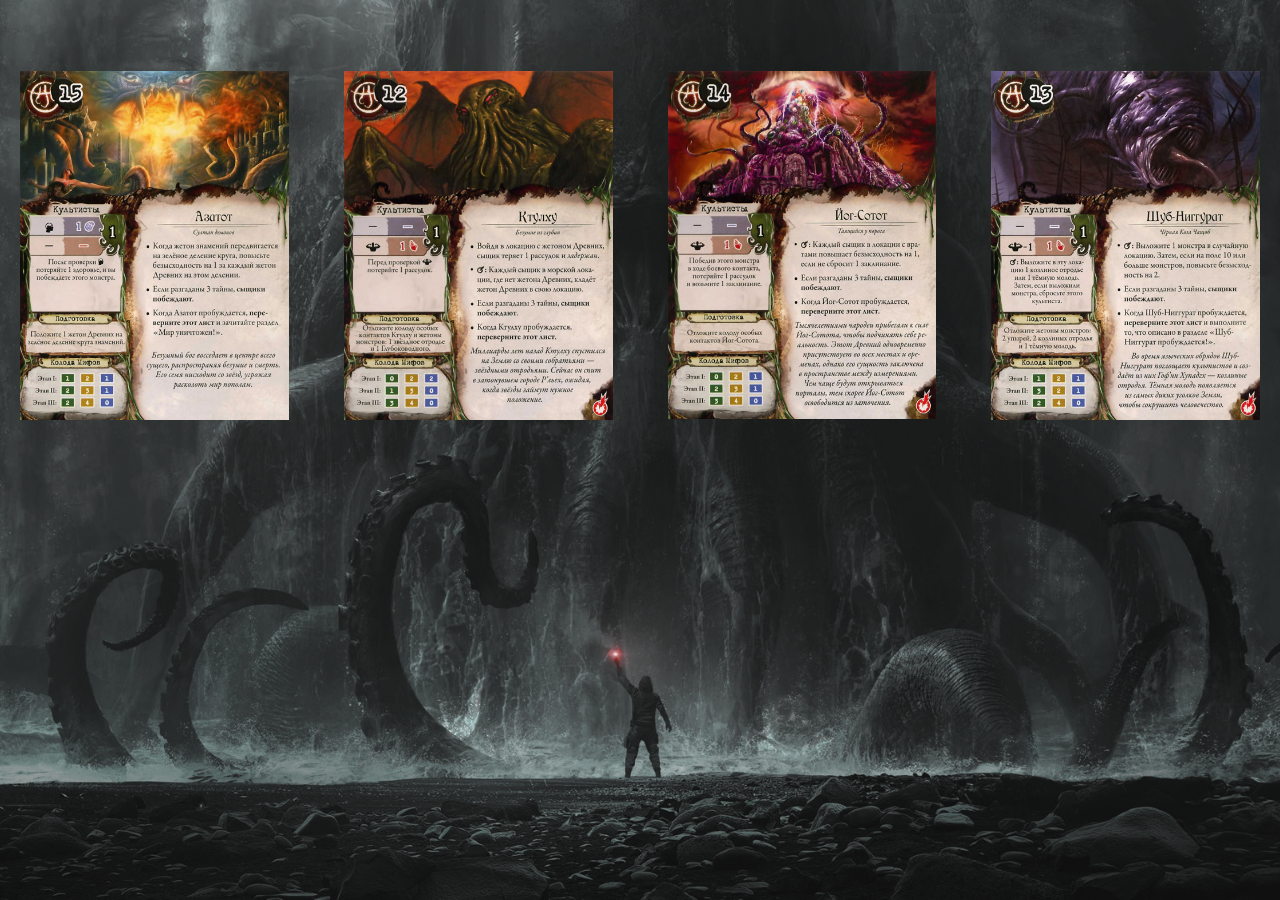
<file: index.html>
<!DOCTYPE html>
<html lang="en">
  <head>
    <meta charset="utf-8" />
    <meta name="viewport" content="width=device-width,initial-scale=1" />
    <meta name="theme-color" content="#000000" />
    <meta
      name="description"
      content="Web site"
    />
    <title>Codejam</title>

    <link href="style.css" rel="stylesheet" />
  </head>
  <body>
    

      <div class="app" style="background-image: url('./assets/home.png')">
        <div class="ancients-container">
          <div
            class="ancient-card Azathoth"
            style="background-image: url('./assets/Ancients/Azathoth.jpg')"
          ></div>
          <div
            class="ancient-card Cthulthu"
            style="background-image: url('./assets/Ancients/Cthulthu.jpg')"
          ></div>
          <div
            class="ancient-card IogSothoth"
            style="background-image: url('./assets/Ancients/IogSothoth.jpg')"
          ></div>
          <div
            class="ancient-card ShubNiggurath"
            style="background-image: url('./assets/Ancients/ShubNiggurath.jpg')"
          ></div>
        </div>
        <div class="difficulty-container">
          <div class="difficulty veryEasy hidden">Very easy</div>
          <div class="difficulty easy hidden">Easy</div>
          <div class="difficulty normal hidden">Normal</div>
          <div class="difficulty hard hidden">Hard</div>
          <div class="difficulty veryHard hidden">Nightmare</div>
          <div class="makeDeck hidden">Build a deck</div>
        </div>
        <div class="deck-container hidden">
          <div class="current-state">
            <div class="stage-container">
              <span class="stage-text firstStageTxt">First stage</span>
              <div class="dots-container">
                <div class="dot green st1green"></div>
                <div class="dot brown st1brown"></div>
                <div class="dot blue st1blue"></div>
              </div>
            </div>
            <div class="stage-container">
              <span class="stage-text secondStageTxt">Second stage</span>
              <div class="dots-container">
                <div class="dot green st2green"></div>
                <div class="dot brown st2brown"></div>
                <div class="dot blue st2blue"></div>
              </div>
            </div>
            <div class="stage-container">
              <span class="stage-text thirdStageTxt">Third stage</span>
              <div class="dots-container">
                <div class="dot green st3green"></div>
                <div class="dot brown st3brown"></div>
                <div class="dot blue st3blue"></div>
              </div>
            </div>
          </div>
          <div
            class="deck"
            style="background-image: url('./assets/mythicCardBackground.jpg')"
          ></div>
          <div
            class="last-card"

          ></div>
        </div>
      </div>
 
    <script type="module" src="script.js"></script>
  </body>
</html>
</file>
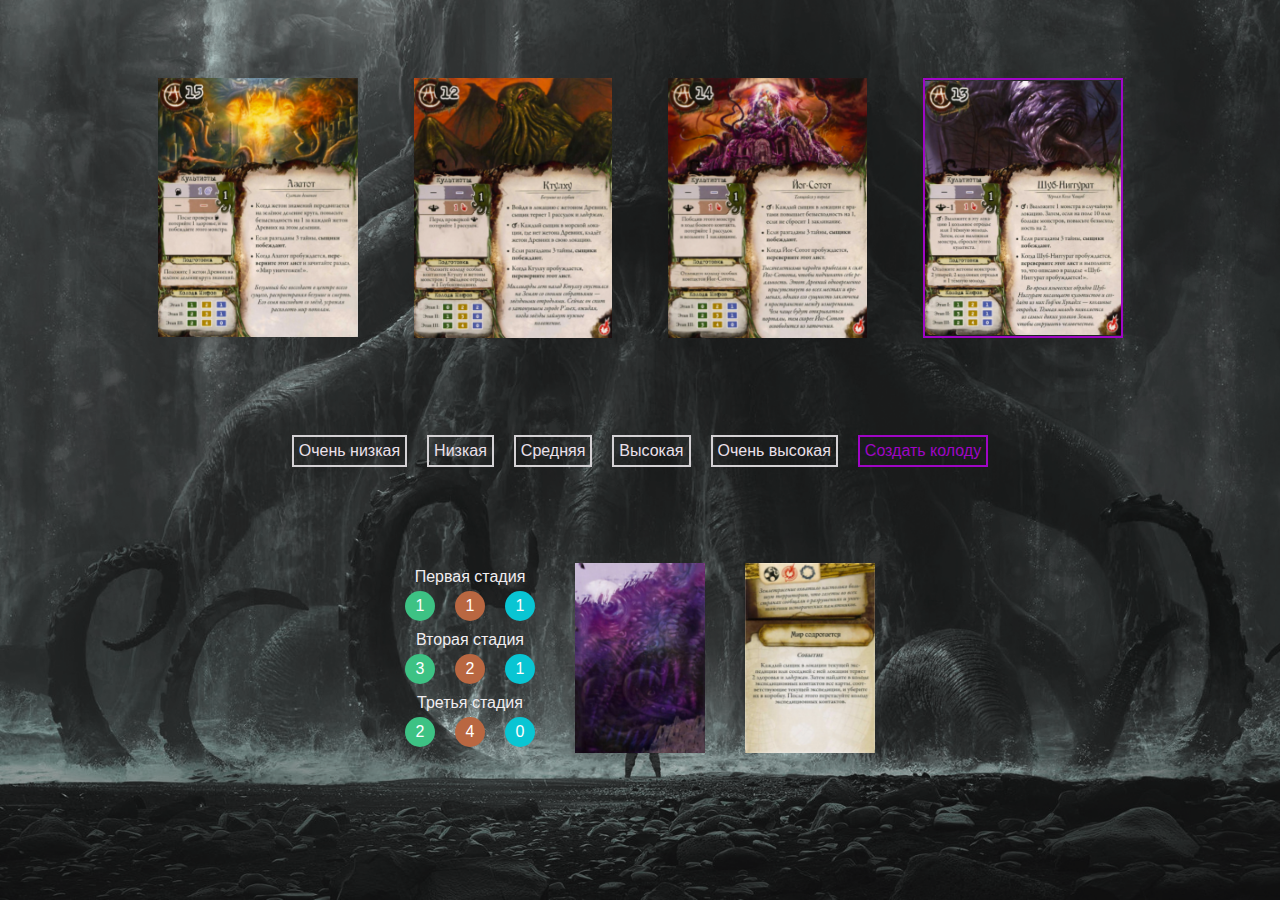
<file: codejam-eldritch/index.html>
<!DOCTYPE html>
<html lang="en">
  <head>
    <meta charset="utf-8" />
    <meta name="viewport" content="width=device-width,initial-scale=1" />
    <meta name="theme-color" content="#000000" />
    <meta
      name="description"
      content="Web site created using create-react-app"
    />
    <title>Codejam Demo</title>
    
    <link href="style.css" rel="stylesheet" />
  </head>
  <body>
    <noscript>You need to enable JavaScript to run this app.</noscript>
    <div id="root">
      <div
        class="App"
        style="
          background-image: url('./assets/home.png');
        "
      >
        <div class="ancients-container">
          <div
            class="ancient-card Azathoth"
            style="
              background-image: url('./assets/Ancients/Azathoth.png');
            "
          ></div>
          <div
            class="ancient-card Cthulthu"
            style="
              background-image: url('./assets/Ancients/Cthulthu.png');
            "
          ></div>
          <div
            class="ancient-card IogSothoth"
            style="
              background-image: url('./assets/Ancients/IogSothoth.png');
            "
          ></div>
          <div
            class="ancient-card active ShubNiggurath"
            style="
              background-image: url('./assets/Ancients/ShubNiggurath.png');
            "
          ></div>
        </div>
        <div class="difficulty-container">
          <div class="difficulty active">Очень низкая</div>
          <div class="difficulty active">Низкая</div>
          <div class="difficulty">Средняя</div>
          <div class="difficulty">Высокая</div>
          <div class="difficulty">Очень высокая</div>
          <div class="makeDeck">Создать колоду</div>
        </div>
        <div class="deck-container">
          <div class="current-state">
            <div class="stage-container">
              <span class="stage-text">Первая стадия</span>
              <div class="dots-container">
                <div class="dot green">1</div>
                <div class="dot brown">1</div>
                <div class="dot blue">1</div>
              </div>
            </div>
            <div class="stage-container">
              <span class="stage-text">Вторая стадия</span>
              <div class="dots-container">
                <div class="dot green">3</div>
                <div class="dot brown">2</div>
                <div class="dot blue">1</div>
              </div>
            </div>
            <div class="stage-container">
              <span class="stage-text">Третья стадия</span>
              <div class="dots-container">
                <div class="dot green">2</div>
                <div class="dot brown">4</div>
                <div class="dot blue">0</div>
              </div>
            </div>
          </div>
          <div
            class="deck"
            style="
              background-image: url('./assets/mythicCardBackground.png');
            "
          ></div>
          <div
            class="last-card"
            style="
              background-image: url('./assets/MythicCards/brown/brown17.png');
            "
          ></div>
        </div>
      </div>
    </div>
    <!-- <script type="module" src="./data/ancients.js"></script> -->
    <!-- <script type="module" src="./data/difficulties.js"></script> -->
    <script type="module" src="script.js"></script>
  </body>
</html>
</file>
<file: style.css>
body {
  margin: 0;
  font-family: Roboto, sans-serif;
}

.app {
  background-position: 50%;
  background-repeat: no-repeat;
  background-size: cover;
  display: flex;
  flex-direction: column;
  height: 100vh;
  justify-content: space-evenly;
  width: 100vw;
  transition: all 0.3s;
}

.ancients-container {
  display: flex;
  flex-direction: row;
  flex-wrap: nowrap;
  justify-content: center;
  gap: 55px;
  min-width: 40%;
  padding: 20px;
}
.ancient-card {
  background-position: 50%;
  background-repeat: no-repeat;
  background-size: contain;
  box-sizing: border-box;
  cursor: pointer;
  height: 420px;
  width: 325px;
  border-radius: 10px;
  transition: ease-out 0.5s;
}

.ancient-card:active, .ancient-card:focus, .ancient-card:hover {
  box-shadow: 0px 0px 20px 5px white;
}

.difficulty-container {
  display: flex;
  flex-direction: row;
  gap: 20px;
  height: 50px;
  justify-content: center;
  align-items: flex-start;
  transition: all 0.3s;
}


.difficulty {
  /* border: 2px solid white; */
  box-sizing: border-box;
  color: white;
  cursor: pointer;
  padding: 10px;
  border-radius: 10px;
  text-align: center;
  transition: ease-in-out 0.5s;
}

.difficulty:focus, .difficulty:hover, .difficulty:active {
  box-shadow: 0px 0px 20px 5px white;
}

.difficulty-container.difficulty.active {
  border: 2px solid white;
  transition: all 0.3s;
}

.active {
  box-shadow: 0px 0px 20px 5px white;
  transition: all 0.3s;
}

.hidden {
  visibility: hidden;
  transition: all 0.3s;
}

.deck-container {
  align-items: center;
  display: flex;
  flex-direction: row;
  gap: 40px;
  justify-content: center;
  min-width: 30%;
  transition: all 0.3s;
}


.deck-container .deck, .deck-container .last-card {
  background-size: cover;
  height: 330px;
  width: 225px;
  transition: all 0.3s;
}

.deck {
  cursor: pointer;
  border-radius: 10px;
  transition: all 0.3s;
}

.last-card {
  border-radius: 10px;
  transition: all 0.3s;
}

.deck-container .current-state {
  display: flex;
  flex-direction: column;
  gap: 10px;
  min-height: 30%;
  transition: all 0.3s;
}

.deck-container .current-state .stage-container {
  align-items: center;
  display: flex;
  flex-direction: column;
  gap: 5px;
  transition: all 0.3s;
}


.deck-container .current-state .stage-container .stage-text {
  color: white;;
  transition: all 0.3s;
}

.stage-text {
  padding: 10px;
  margin: 10px;
  border-radius: 10px;
  transition: all 0.3s;
}

.deck-container .current-state .stage-container .dots-container {
  align-items: center;
  display: flex;
  gap: 40px;
  justify-content: center;
  opacity: 0.7;
  transition: all 0.3s;
}

.deck-container .current-state .stage-container .dot.green {
  background-color: rgb(2, 75, 30);
}
.deck-container .current-state .stage-container .dot.brown {
  background-color: rgb(119, 40, 3);
}
.deck-container .current-state .stage-container .dot.blue {
  background-color: rgb(66, 3, 117);
}
.deck-container .current-state .stage-container .dot {
  color: white;
  align-items: center;
  border-radius: 50%;
  display: flex;
  height: 40px;
  justify-content: center;
  width: 40px;
  transition: all 0.3s;
}

.makeDeck {
  color: white;
  border: 2px solid white;
  box-sizing: border-box;
  cursor: pointer;
  padding: 10px;
  border-radius: 10px;
  text-align: center;
  transition: ease-in-out 0.5s;

}

.makeDeck:hover, .makeDeck:active, .makeDeck:focus {
  border: 2px solid transparent;
  box-shadow: 0px 0px 20px 5px white;
  transition: all 0.3s;
}
</file>
<file: codejam-eldritch/style.css>
body {
  margin: 0;
  font-family: Roboto, sans-serif;
}

.App {
  background-position: 50%;
  background-repeat: no-repeat;
  background-size: cover;
  display: flex;
  flex-direction: column;
  gap: 20px;
  height: 100vh;
  justify-content: space-evenly;
  width: 100vw;
}

.ancients-container {
  display: flex;
  flex-direction: row;
  flex-wrap: nowrap;
  justify-content: center;
  gap: 55px;
  min-width: 40%;
  padding: 20px;
}

.ancients-container .ancient-card {
  background-position: 50%;
  background-repeat: no-repeat;
  background-size: contain;
  box-sizing: border-box;
  cursor: pointer;
  height: 260px;
  width: 200px;
}

.ancients-container .ancient-card.active {
  border: 2px solid rgb(159, 6, 197);
}


.difficulty-container {
  display: flex;
  flex-direction: row;
  gap: 20px;
  height: 50px;
  justify-content: center;
  align-items: flex-start;
}


.difficulty-container .difficulty {
  border: 2px solid rgb(212, 209, 212);
  box-sizing: border-box;
  color: rgb(235, 224, 235);
  cursor: pointer;
  padding: 5px;
  text-align: center;
}



.deck-container {
  align-items: center;
  display: flex;
  flex-direction: row;
  gap: 40px;
  justify-content: center;
  min-width: 30%;
  padding-bottom: 10vh;
}


.deck-container .deck, .deck-container .last-card {
  background-size: cover;
  height: 190px;
  width: 130px;
}

.deck-container .current-state {
  display: flex;
  flex-direction: column;
  gap: 10px;
  min-height: 30%;
}

.deck-container .current-state .stage-container {
  align-items: center;
  display: flex;
  flex-direction: column;
  gap: 5px;
}


.deck-container .current-state .stage-container .stage-text {
  color: rgb(241, 238, 241);
}


.deck-container .current-state .stage-container .dots-container {
  align-items: center;
  display: flex;
  gap: 20px;
  justify-content: center;
}

.deck-container .current-state .stage-container .dot.green {
  background-color: rgb(61, 194, 132);
}
.deck-container .current-state .stage-container .dot.brown {
  background-color: rgb(185, 103, 65);
}
.deck-container .current-state .stage-container .dot.blue {
  background-color: rgb(9, 197, 211);
}
.deck-container .current-state .stage-container .dot {
  color: white;
  align-items: center;
  border-radius: 50%;
  display: flex;
  height: 30px;
  justify-content: center;
  width: 30px;
}

.makeDeck {
  color: rgb(159, 6, 197);
  border: 2px solid rgb(159, 6, 197);
  box-sizing: border-box;
  cursor: pointer;
  padding: 5px;
  text-align: center;
}
</file>
